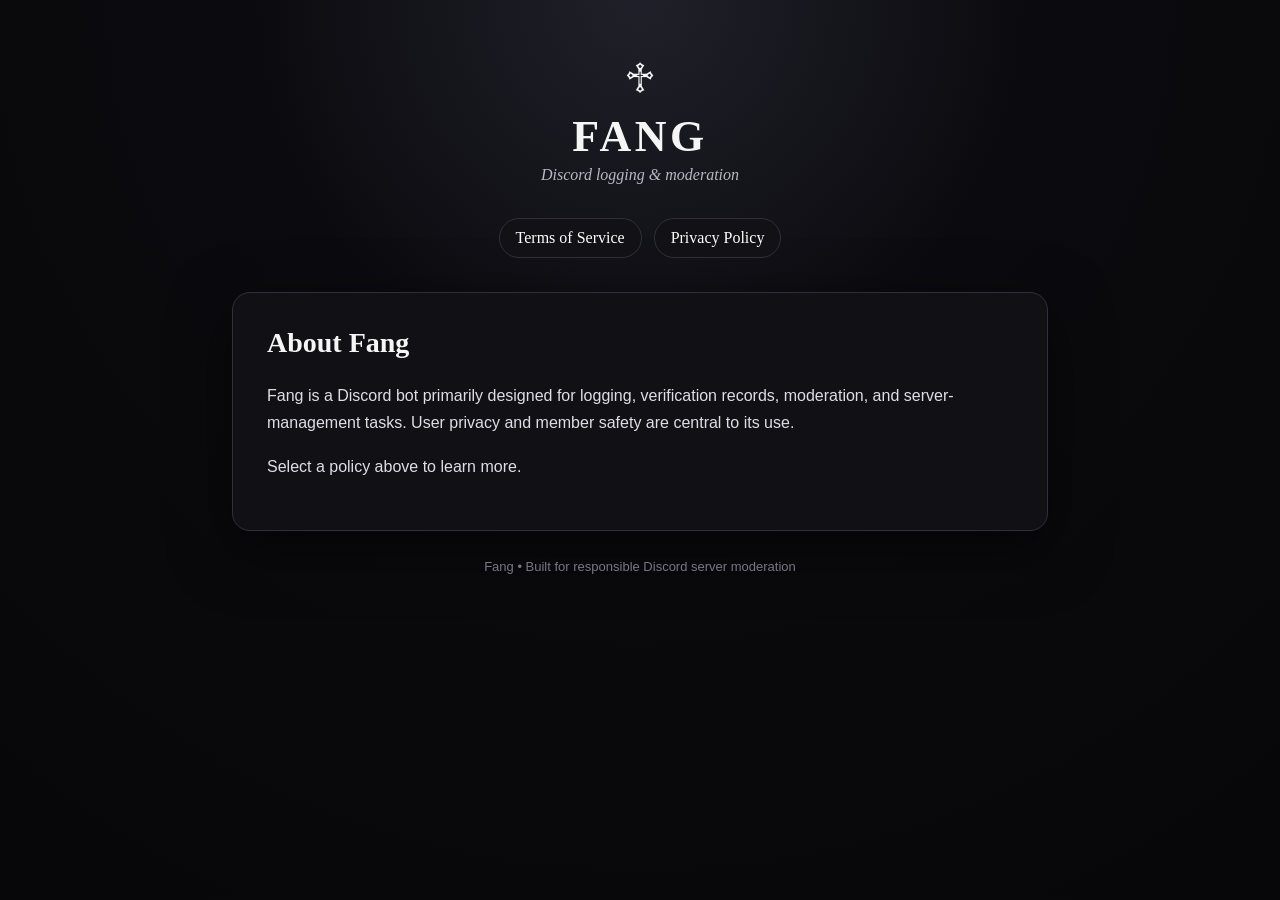
<file: index.html>
<!doctype html><html lang="en"><head><meta charset="utf-8"><meta name="viewport" content="width=device-width,initial-scale=1"><title>Fang</title><link rel="stylesheet" href="style.css"></head>
<body><main class="wrap"><header class="brand"><div class="mark">♱</div><h1>FANG</h1><p>Discord logging &amp; moderation</p></header>
<nav><a href="terms.html">Terms of Service</a><a href="privacy.html">Privacy Policy</a></nav>
<article class="card"><h2>About Fang</h2><p>Fang is a Discord bot primarily designed for logging, verification records, moderation, and server-management tasks. User privacy and member safety are central to its use.</p><p>Select a policy above to learn more.</p></article>
<footer>Fang • Built for responsible Discord server moderation</footer></main></body></html>
</file>
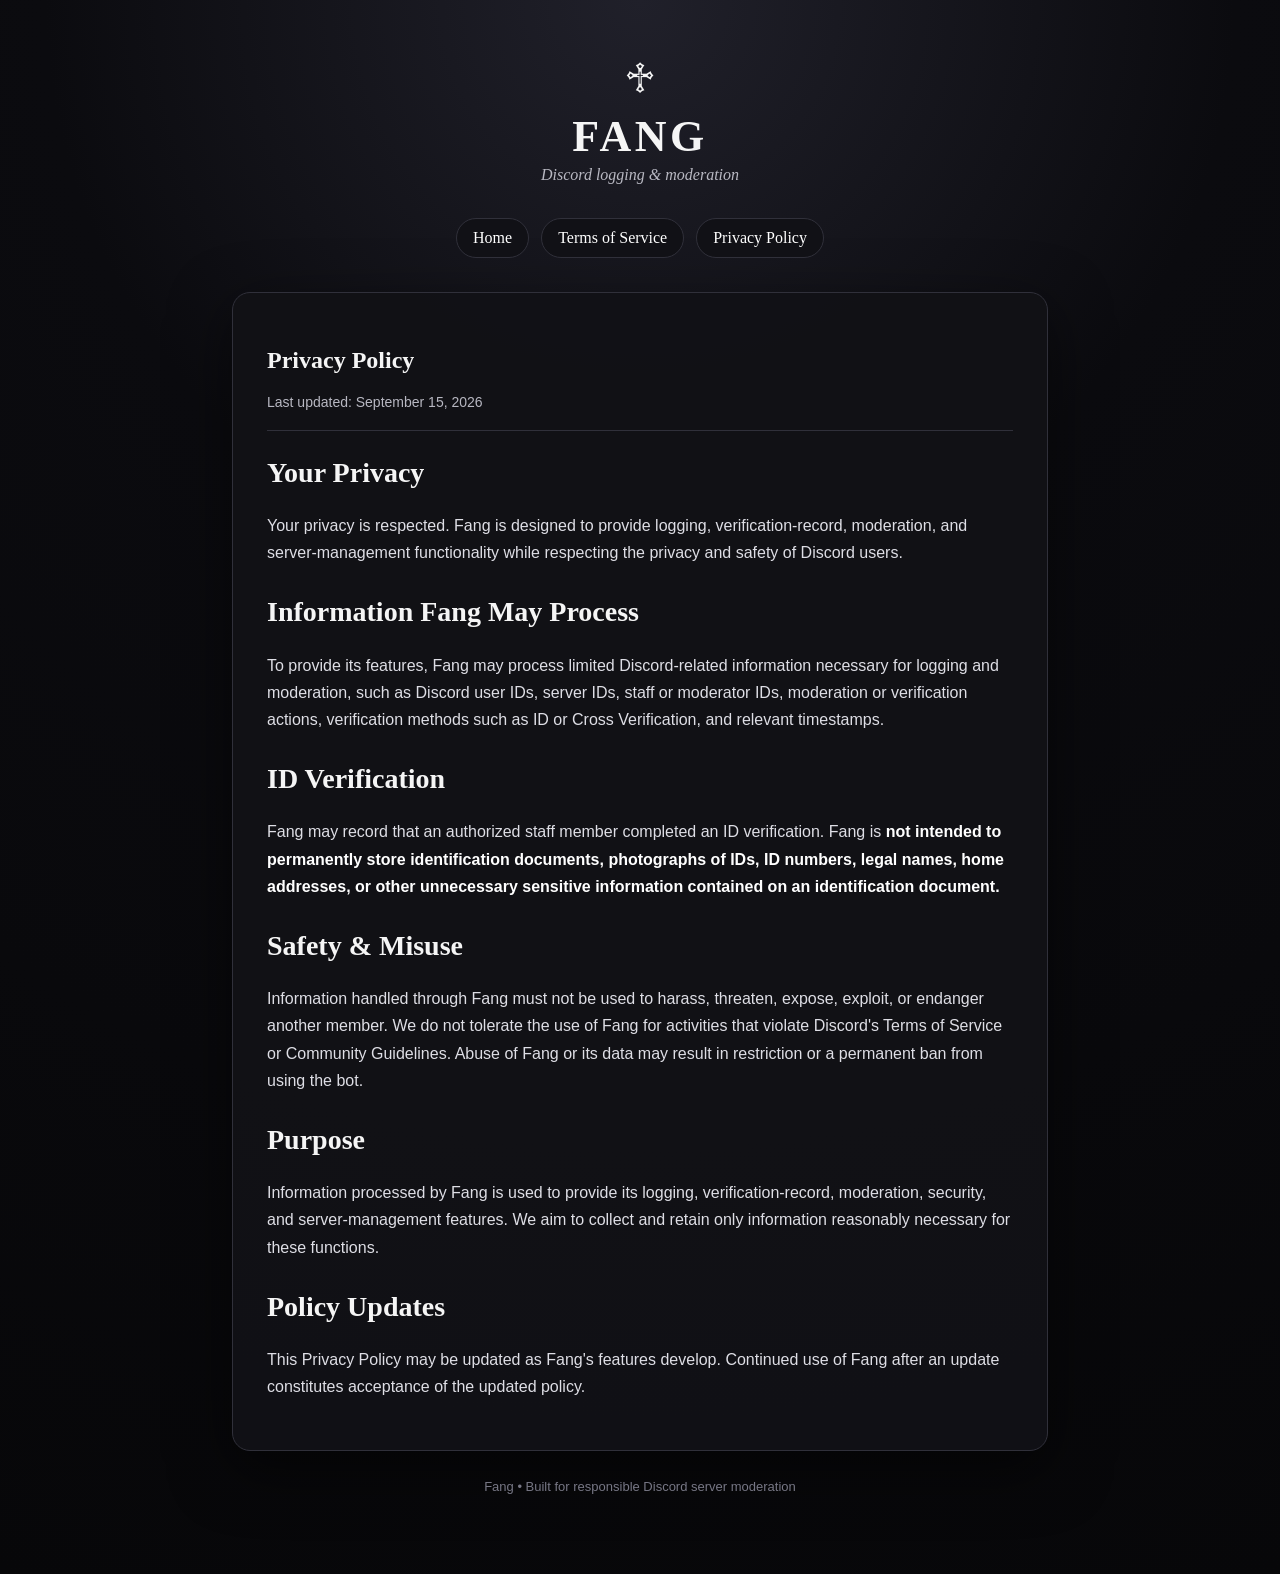
<file: privacy.html>
<!doctype html>
<html lang="en"><head><meta charset="utf-8"><meta name="viewport" content="width=device-width,initial-scale=1">
<title>Privacy Policy | Fang</title><link rel="stylesheet" href="style.css"></head>
<body><main class="wrap"><header class="brand"><div class="mark">♱</div><h1>FANG</h1><p>Discord logging &amp; moderation</p></header>
<nav><a href="index.html">Home</a><a href="terms.html">Terms of Service</a><a href="privacy.html">Privacy Policy</a></nav>
<article class="card"><h1>Privacy Policy</h1><div class="updated">Last updated: September 15, 2026</div><h2>Your Privacy</h2>
<p>Your privacy is respected. Fang is designed to provide logging, verification-record, moderation, and server-management functionality while respecting the privacy and safety of Discord users.</p>
<h2>Information Fang May Process</h2>
<p>To provide its features, Fang may process limited Discord-related information necessary for logging and moderation, such as Discord user IDs, server IDs, staff or moderator IDs, moderation or verification actions, verification methods such as ID or Cross Verification, and relevant timestamps.</p>
<h2>ID Verification</h2>
<p>Fang may record that an authorized staff member completed an ID verification. Fang is <strong>not intended to permanently store identification documents, photographs of IDs, ID numbers, legal names, home addresses, or other unnecessary sensitive information contained on an identification document.</strong></p>
<h2>Safety &amp; Misuse</h2>
<p>Information handled through Fang must not be used to harass, threaten, expose, exploit, or endanger another member. We do not tolerate the use of Fang for activities that violate Discord's Terms of Service or Community Guidelines. Abuse of Fang or its data may result in restriction or a permanent ban from using the bot.</p>
<h2>Purpose</h2>
<p>Information processed by Fang is used to provide its logging, verification-record, moderation, security, and server-management features. We aim to collect and retain only information reasonably necessary for these functions.</p>
<h2>Policy Updates</h2>
<p>This Privacy Policy may be updated as Fang's features develop. Continued use of Fang after an update constitutes acceptance of the updated policy.</p>
</article>
<footer>Fang • Built for responsible Discord server moderation</footer></main></body></html>
</file>
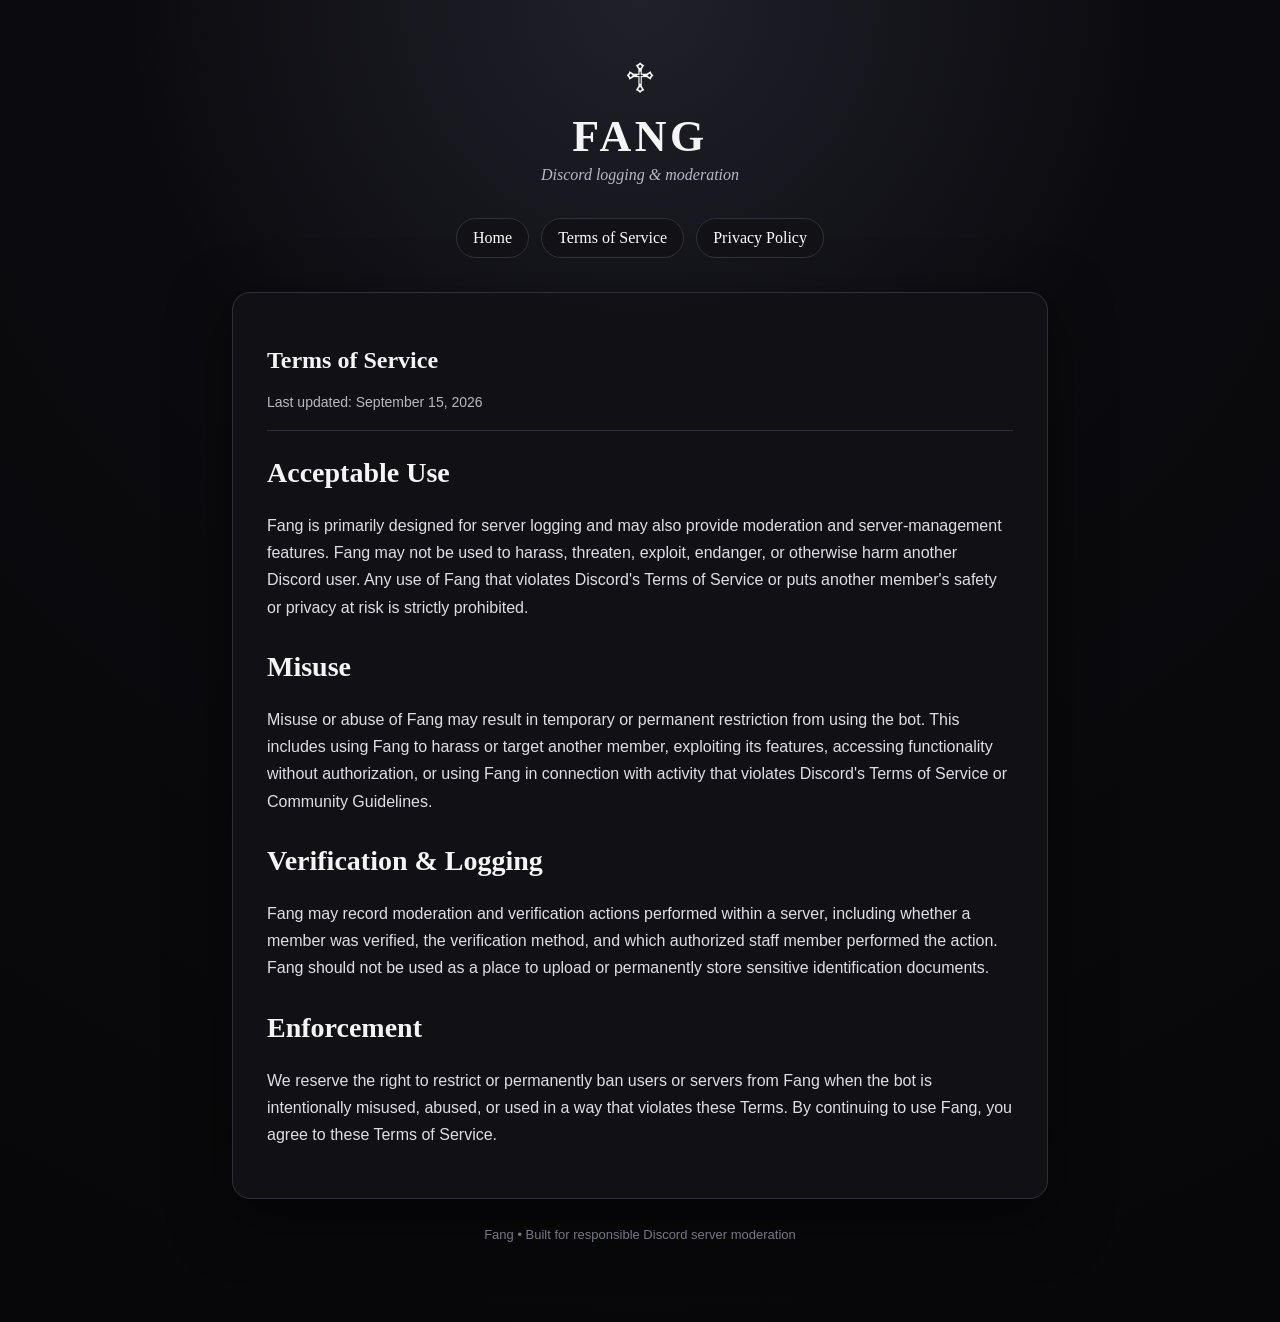
<file: terms.html>
<!doctype html>
<html lang="en"><head><meta charset="utf-8"><meta name="viewport" content="width=device-width,initial-scale=1">
<title>Terms of Service | Fang</title><link rel="stylesheet" href="style.css"></head>
<body><main class="wrap"><header class="brand"><div class="mark">♱</div><h1>FANG</h1><p>Discord logging &amp; moderation</p></header>
<nav><a href="index.html">Home</a><a href="terms.html">Terms of Service</a><a href="privacy.html">Privacy Policy</a></nav>
<article class="card"><h1>Terms of Service</h1><div class="updated">Last updated: September 15, 2026</div><h2>Acceptable Use</h2>
<p>Fang is primarily designed for server logging and may also provide moderation and server-management features. Fang may not be used to harass, threaten, exploit, endanger, or otherwise harm another Discord user. Any use of Fang that violates Discord's Terms of Service or puts another member's safety or privacy at risk is strictly prohibited.</p>
<h2>Misuse</h2>
<p>Misuse or abuse of Fang may result in temporary or permanent restriction from using the bot. This includes using Fang to harass or target another member, exploiting its features, accessing functionality without authorization, or using Fang in connection with activity that violates Discord's Terms of Service or Community Guidelines.</p>
<h2>Verification &amp; Logging</h2>
<p>Fang may record moderation and verification actions performed within a server, including whether a member was verified, the verification method, and which authorized staff member performed the action. Fang should not be used as a place to upload or permanently store sensitive identification documents.</p>
<h2>Enforcement</h2>
<p>We reserve the right to restrict or permanently ban users or servers from Fang when the bot is intentionally misused, abused, or used in a way that violates these Terms. By continuing to use Fang, you agree to these Terms of Service.</p>
</article>
<footer>Fang • Built for responsible Discord server moderation</footer></main></body></html>
</file>
<file: style.css>
:root{--bg:#09090b;--card:#111116;--text:#f5f5f5;--muted:#b8b8c2;--line:#30303a;--accent:#ffffff}
*{box-sizing:border-box} body{margin:0;background:radial-gradient(circle at top,#20202a 0,#0b0b0f 35%,#070709 100%);color:var(--text);font-family:Georgia,'Times New Roman',serif;min-height:100vh}
.wrap{max-width:860px;margin:auto;padding:54px 22px 80px}.brand{text-align:center;margin-bottom:34px}.brand .mark{font-size:42px}.brand h1{font-size:44px;letter-spacing:.08em;margin:8px 0 4px}.brand p{color:var(--muted);margin:0;font-style:italic}
nav{display:flex;gap:12px;justify-content:center;margin:26px 0 34px;flex-wrap:wrap}nav a{color:#fff;text-decoration:none;border:1px solid var(--line);background:#111116;padding:10px 16px;border-radius:999px}nav a:hover{background:#1b1b22}
.card{background:rgba(17,17,22,.94);border:1px solid var(--line);border-radius:18px;padding:34px;box-shadow:0 18px 60px #0008}.card h2{font-size:28px;margin-top:30px}.card h2:first-of-type{margin-top:0}.card p,.card li{font-family:Arial,sans-serif;line-height:1.7;color:#dedee5}.card strong{color:#fff}.updated{font-family:Arial,sans-serif;color:var(--muted);font-size:14px;border-bottom:1px solid var(--line);padding-bottom:20px;margin-bottom:26px}
footer{text-align:center;color:#777785;font-family:Arial,sans-serif;font-size:13px;margin-top:28px}@media(max-width:600px){.brand h1{font-size:34px}.card{padding:24px}}
</file>
